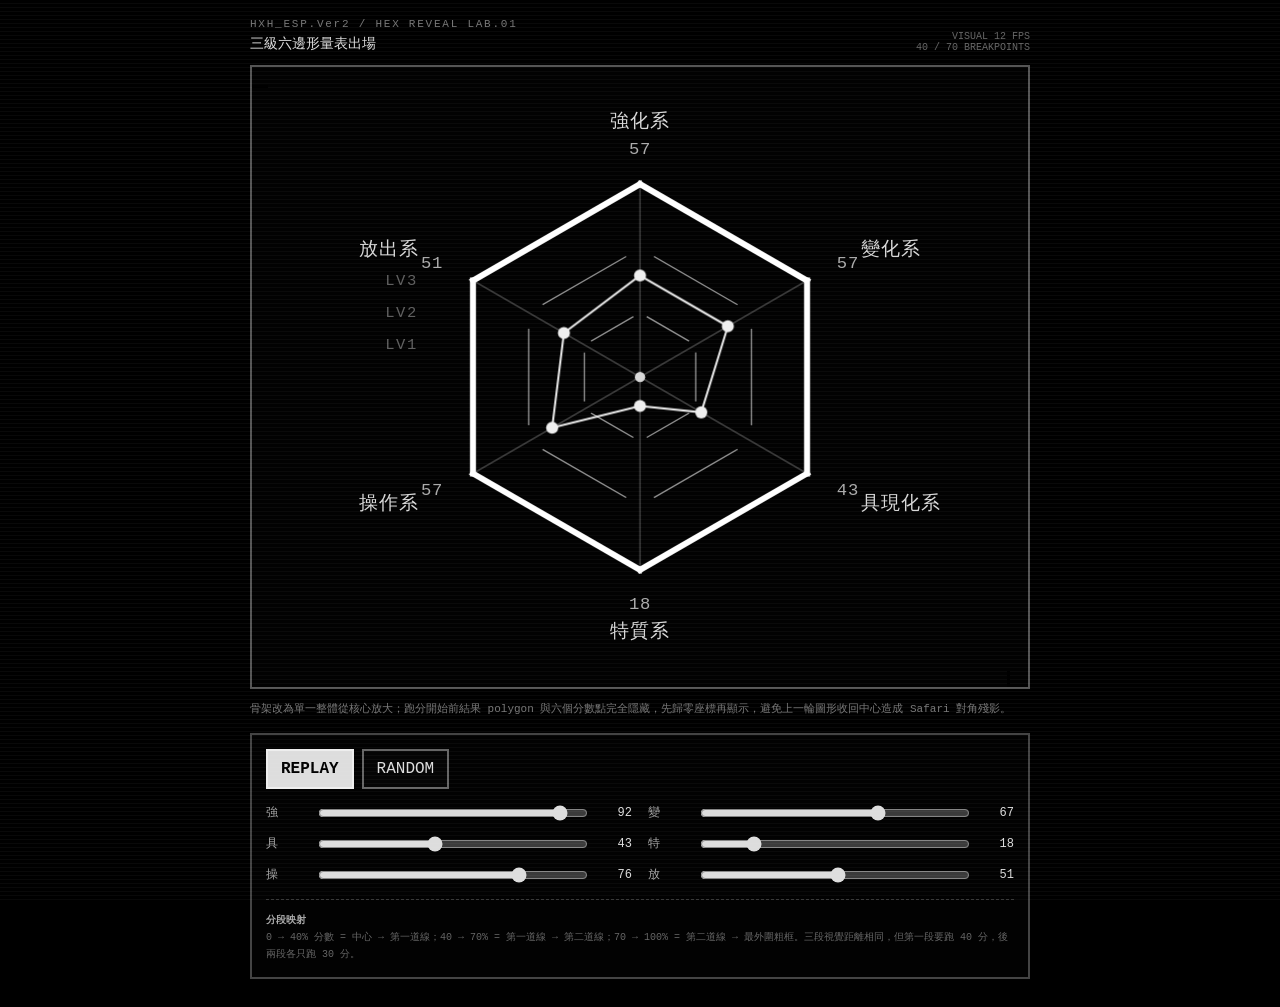
<file: experiments/hex-score-reveal.html>
<!doctype html>
<html lang="zh-Hant">
<head>
<meta charset="utf-8">
<meta name="viewport" content="width=device-width,initial-scale=1,viewport-fit=cover">
<title>HEX SCORE REVEAL LAB</title>
<style>
:root{color-scheme:dark;--bg:#000;--fg:#dedede;--muted:#696969;--line:#777;--hot:#f0f0f0;--panel:#050505}
*{box-sizing:border-box}html,body{margin:0;min-height:100%;background:var(--bg);color:var(--fg);font-family:ui-monospace,SFMono-Regular,Menlo,Monaco,"Noto Sans Mono CJK TC","Noto Sans TC",monospace}body{min-height:100svh;padding:18px 12px calc(26px + env(safe-area-inset-bottom));overflow-x:hidden}body::after{content:"";position:fixed;inset:0;pointer-events:none;opacity:.035;background:repeating-linear-gradient(0deg,#fff 0,#fff 1px,transparent 1px,transparent 4px)}main{width:min(100%,780px);margin:0 auto}.head{display:flex;justify-content:space-between;gap:12px;align-items:end;margin-bottom:12px}.eyebrow{font-size:11px;letter-spacing:.16em;color:#777}.status{font-size:10px;color:#666;text-align:right}.stage{position:relative;border:2px solid #555;background:#020202;min-height:440px;overflow:hidden}.stage::before,.stage::after{content:"";position:absolute;background:#000;z-index:3;pointer-events:none}.stage::before{width:18px;height:3px;left:-2px;top:18px}.stage::after{width:3px;height:18px;right:18px;bottom:-2px}.screen{display:block;width:100%;height:auto;aspect-ratio:1/1;max-height:620px}.instrument-shell{opacity:0;transform-box:view-box;transform-origin:180px 180px;transform:scale(.04)}.stage.run .instrument-shell{animation:instrumentPop 170ms steps(5,end) 60ms forwards}.axis{stroke:#393939;stroke-width:1}.ring-seg{stroke:#929292;stroke-width:1.35;stroke-linecap:square;vector-effect:non-scaling-stroke}.outer-edge{stroke:#fff;stroke-width:6;stroke-linecap:square;stroke-linejoin:miter;vector-effect:non-scaling-stroke}.core{opacity:0}.stage.run .core{animation:coreIn 45ms steps(2,end) 45ms forwards}.score-poly{fill:rgba(255,255,255,0);stroke:#efefef;stroke-width:2;vector-effect:non-scaling-stroke;opacity:0}.stage.scoring .score-poly{opacity:1}.score-poly.settled{fill:rgba(255,255,255,.12)}.score-point{fill:#efefef;opacity:0}.stage.scoring .score-point{opacity:1}.score-value{font-size:10px;fill:#aaa;letter-spacing:.04em}.score-name{font-size:11px;fill:#d8d8d8;letter-spacing:.05em}.lv{font-size:9px;fill:#5f5f5f;letter-spacing:.10em}.lab-note{margin:12px 0 0;color:#777;font-size:11px;line-height:1.6}.controls{margin-top:14px;border:2px solid #444;padding:14px;background:#020202}.buttons{display:flex;gap:8px;margin-bottom:14px}button{appearance:none;border:2px solid #666;border-radius:0;background:#050505;color:#ddd;font:inherit;padding:9px 13px;min-height:40px;cursor:pointer}button:hover{border-color:#aaa;color:#fff}button.primary{background:#ddd;color:#000;border-color:#eee;font-weight:800}.sliders{display:grid;grid-template-columns:repeat(2,minmax(0,1fr));gap:11px 16px}.row{display:grid;grid-template-columns:42px 1fr 38px;align-items:center;gap:8px;font-size:12px;color:#aaa}.row output{text-align:right;color:#ddd}input[type=range]{width:100%;accent-color:#ddd}.mapping{margin-top:14px;padding-top:12px;border-top:1px dashed #333;font-size:10px;color:#666;line-height:1.7}.mapping strong{color:#aaa}@keyframes instrumentPop{0%{opacity:0;transform:scale(.04)}25%{opacity:1;transform:scale(.28)}100%{opacity:1;transform:scale(1)}}@keyframes coreIn{to{opacity:1}}@media(max-width:560px){body{padding-left:8px;padding-right:8px}.stage{min-height:0}.sliders{grid-template-columns:1fr}.head{align-items:start}.status{font-size:9px}.score-name{font-size:10px}.score-value{font-size:9px}}@media(prefers-reduced-motion:reduce){.instrument-shell,.core{animation:none!important;opacity:1!important;transform:none!important}}
</style>
</head>
<body>
<main>
  <div class="head"><div><div class="eyebrow">HXH_ESP.Ver2 / HEX REVEAL LAB.01</div><div style="margin-top:5px;font-size:14px">三級六邊形量表出場</div></div><div class="status">VISUAL 12 FPS<br>40 / 70 BREAKPOINTS</div></div>
  <section class="stage" id="stage">
    <svg id="hex" class="screen" viewBox="0 0 360 360" role="img" aria-label="三級念能力六邊形量表動畫">
      <rect width="360" height="360" fill="#020202"/>
      <g id="instrumentShell" class="instrument-shell">
        <g id="axes"></g>
        <g id="rings"></g>
        <g id="outerFrameLayer"></g>
      </g>
      <polygon id="scorePoly" class="score-poly" points="180,180 180,180 180,180 180,180 180,180 180,180"/>
      <g id="points"></g>
      <circle class="core" cx="180" cy="180" r="3" fill="#d8d8d8"/>
      <g id="labels"></g>
      <g id="lvLabels"></g>
    </svg>
  </section>
  <p class="lab-note">骨架改為單一整體從核心放大；跑分開始前結果 polygon 與六個分數點完全隱藏，先歸零座標再顯示，避免上一輪圖形收回中心造成 Safari 對角殘影。</p>
  <section class="controls">
    <div class="buttons"><button class="primary" id="replay">REPLAY</button><button id="random">RANDOM</button></div>
    <div class="sliders" id="sliders"></div>
    <div class="mapping"><strong>分段映射</strong><br>0 → 40% 分數 = 中心 → 第一道線；40 → 70% = 第一道線 → 第二道線；70 → 100% = 第二道線 → 最外圍粗框。三段視覺距離相同，但第一段要跑 40 分，後兩段各只跑 30 分。</div>
  </section>
</main>
<script>
const ORDER=[['強','強化系'],['變','變化系'],['具','具現化系'],['特','特質系'],['操','操作系'],['放','放出系']];
const DEFAULT={強:92,變:67,具:43,特:18,操:76,放:51};
const CX=180,CY=180,R=112,LABEL_R=148,VALUE_R=132,FPS=12,FRAME=1000/FPS;
const stage=document.getElementById('stage'),rings=document.getElementById('rings'),outerFrameLayer=document.getElementById('outerFrameLayer'),axes=document.getElementById('axes'),pointsG=document.getElementById('points'),labels=document.getElementById('labels'),lvLabels=document.getElementById('lvLabels'),poly=document.getElementById('scorePoly'),sliders=document.getElementById('sliders');
let values={...DEFAULT},runId=0,lastFrame=0;
function polar(i,r){const a=-Math.PI/2+i*Math.PI/3;return{x:CX+Math.cos(a)*r,y:CY+Math.sin(a)*r};}
function lerp(a,b,t){return a+(b-a)*t;}
function radiusRatio(score){const s=Math.max(0,Math.min(100,score));if(s<40)return(s/40)/3;if(s<70)return 1/3+((s-40)/30)/3;return 2/3+((s-70)/30)/3;}
function shortSegment(a,b,gap=.12){return[{x:lerp(a.x,b.x,gap),y:lerp(a.y,b.y,gap)},{x:lerp(a.x,b.x,1-gap),y:lerp(a.y,b.y,1-gap)}];}
function makeLine(a,b,cls=''){const e=document.createElementNS('http://www.w3.org/2000/svg','line');e.setAttribute('x1',a.x);e.setAttribute('y1',a.y);e.setAttribute('x2',b.x);e.setAttribute('y2',b.y);if(cls)e.setAttribute('class',cls);return e;}
function makeText(x,y,text,cls,anchor='middle'){const e=document.createElementNS('http://www.w3.org/2000/svg','text');e.setAttribute('x',x);e.setAttribute('y',y);e.setAttribute('class',cls);e.setAttribute('text-anchor',anchor);e.setAttribute('dominant-baseline','middle');e.textContent=text;return e;}
function buildStatic(){axes.replaceChildren();rings.replaceChildren();outerFrameLayer.replaceChildren();labels.replaceChildren();lvLabels.replaceChildren();pointsG.replaceChildren();
  for(let i=0;i<6;i++)axes.appendChild(makeLine({x:CX,y:CY},polar(i,R),'axis'));
  [1/3,2/3].forEach((ratio)=>{const g=document.createElementNS('http://www.w3.org/2000/svg','g');const ps=Array.from({length:6},(_,i)=>polar(i,R*ratio));for(let i=0;i<6;i++){const [a,b]=shortSegment(ps[i],ps[(i+1)%6],.13);g.appendChild(makeLine(a,b,'ring-seg'));}rings.appendChild(g);});
  const outerPoints=Array.from({length:6},(_,i)=>polar(i,R));for(let i=0;i<6;i++)outerFrameLayer.appendChild(makeLine(outerPoints[i],outerPoints[(i+1)%6],'outer-edge'));
  ORDER.forEach(([key,name],i)=>{const lp=polar(i,LABEL_R),vp=polar(i,VALUE_R);let anchor='middle';if(lp.x>CX+8)anchor='start';else if(lp.x<CX-8)anchor='end';labels.appendChild(makeText(lp.x,lp.y,name,'score-name',anchor));const val=makeText(vp.x,vp.y,'0','score-value',anchor);val.dataset.key=key;labels.appendChild(val);const c=document.createElementNS('http://www.w3.org/2000/svg','circle');c.setAttribute('class','score-point');c.setAttribute('r','3.5');c.dataset.key=key;c.setAttribute('cx',CX);c.setAttribute('cy',CY);pointsG.appendChild(c);});
  const leftX=CX-R-17;[[1,R/3],[2,R*2/3],[3,R]].forEach(([lv,rr])=>{const p=polar(5,rr);lvLabels.appendChild(makeText(leftX,p.y,`LV${lv}`,'lv','end'));});
}
function buildControls(){sliders.replaceChildren();ORDER.forEach(([key,name])=>{const row=document.createElement('label');row.className='row';row.innerHTML=`<span>${key}</span><input type="range" min="0" max="100" step="1" value="${values[key]}" aria-label="${name}"><output>${values[key]}</output>`;const input=row.querySelector('input'),out=row.querySelector('output');input.addEventListener('input',()=>{values[key]=+input.value;out.value=input.value;});sliders.appendChild(row);});}
function setFrame(scores,settled=false){const pts=[];ORDER.forEach(([key],i)=>{const s=scores[key]||0,p=polar(i,R*radiusRatio(s));pts.push(`${p.x.toFixed(2)},${p.y.toFixed(2)}`);const c=pointsG.querySelector(`[data-key="${key}"]`);c.setAttribute('cx',p.x);c.setAttribute('cy',p.y);const t=labels.querySelector(`[data-key="${key}"]`);t.textContent=String(Math.round(s));});poly.setAttribute('points',pts.join(' '));poly.classList.toggle('settled',settled);}
function resetScoreGeometry(){stage.classList.remove('scoring');poly.style.visibility='hidden';pointsG.style.visibility='hidden';const zero=Object.fromEntries(ORDER.map(([k])=>[k,0]));setFrame(zero,false);for(const c of pointsG.querySelectorAll('.score-point')){c.setAttribute('cx',CX);c.setAttribute('cy',CY);}}
function showScoreGeometry(){poly.style.visibility='visible';pointsG.style.visibility='visible';stage.classList.add('scoring');}
function replay(){const id=++runId;stage.classList.remove('run');resetScoreGeometry();void stage.offsetWidth;stage.classList.add('run');lastFrame=0;const start=performance.now()+360;const rate=100/1250;let scoringStarted=false;function tick(now){if(id!==runId)return;if(now<start){requestAnimationFrame(tick);return;}if(!scoringStarted){scoringStarted=true;resetScoreGeometry();void poly.getBoundingClientRect();showScoreGeometry();lastFrame=now-FRAME;}if(now-lastFrame<FRAME){requestAnimationFrame(tick);return;}lastFrame=now;const elapsed=now-start;const scoreCursor=elapsed*rate;let done=true;const current={};ORDER.forEach(([key])=>{current[key]=Math.min(values[key],scoreCursor);if(current[key]<values[key])done=false;});setFrame(current,false);if(done){setFrame(values,true);return;}requestAnimationFrame(tick);}requestAnimationFrame(tick);}
document.getElementById('replay').onclick=replay;document.getElementById('random').onclick=()=>{[...sliders.querySelectorAll('.row')].forEach((row,i)=>{const key=ORDER[i][0],v=Math.floor(Math.random()*101);values[key]=v;row.querySelector('input').value=v;row.querySelector('output').value=v;});replay();};
buildStatic();buildControls();resetScoreGeometry();setTimeout(replay,120);
</script>
</body>
</html>
</file>
